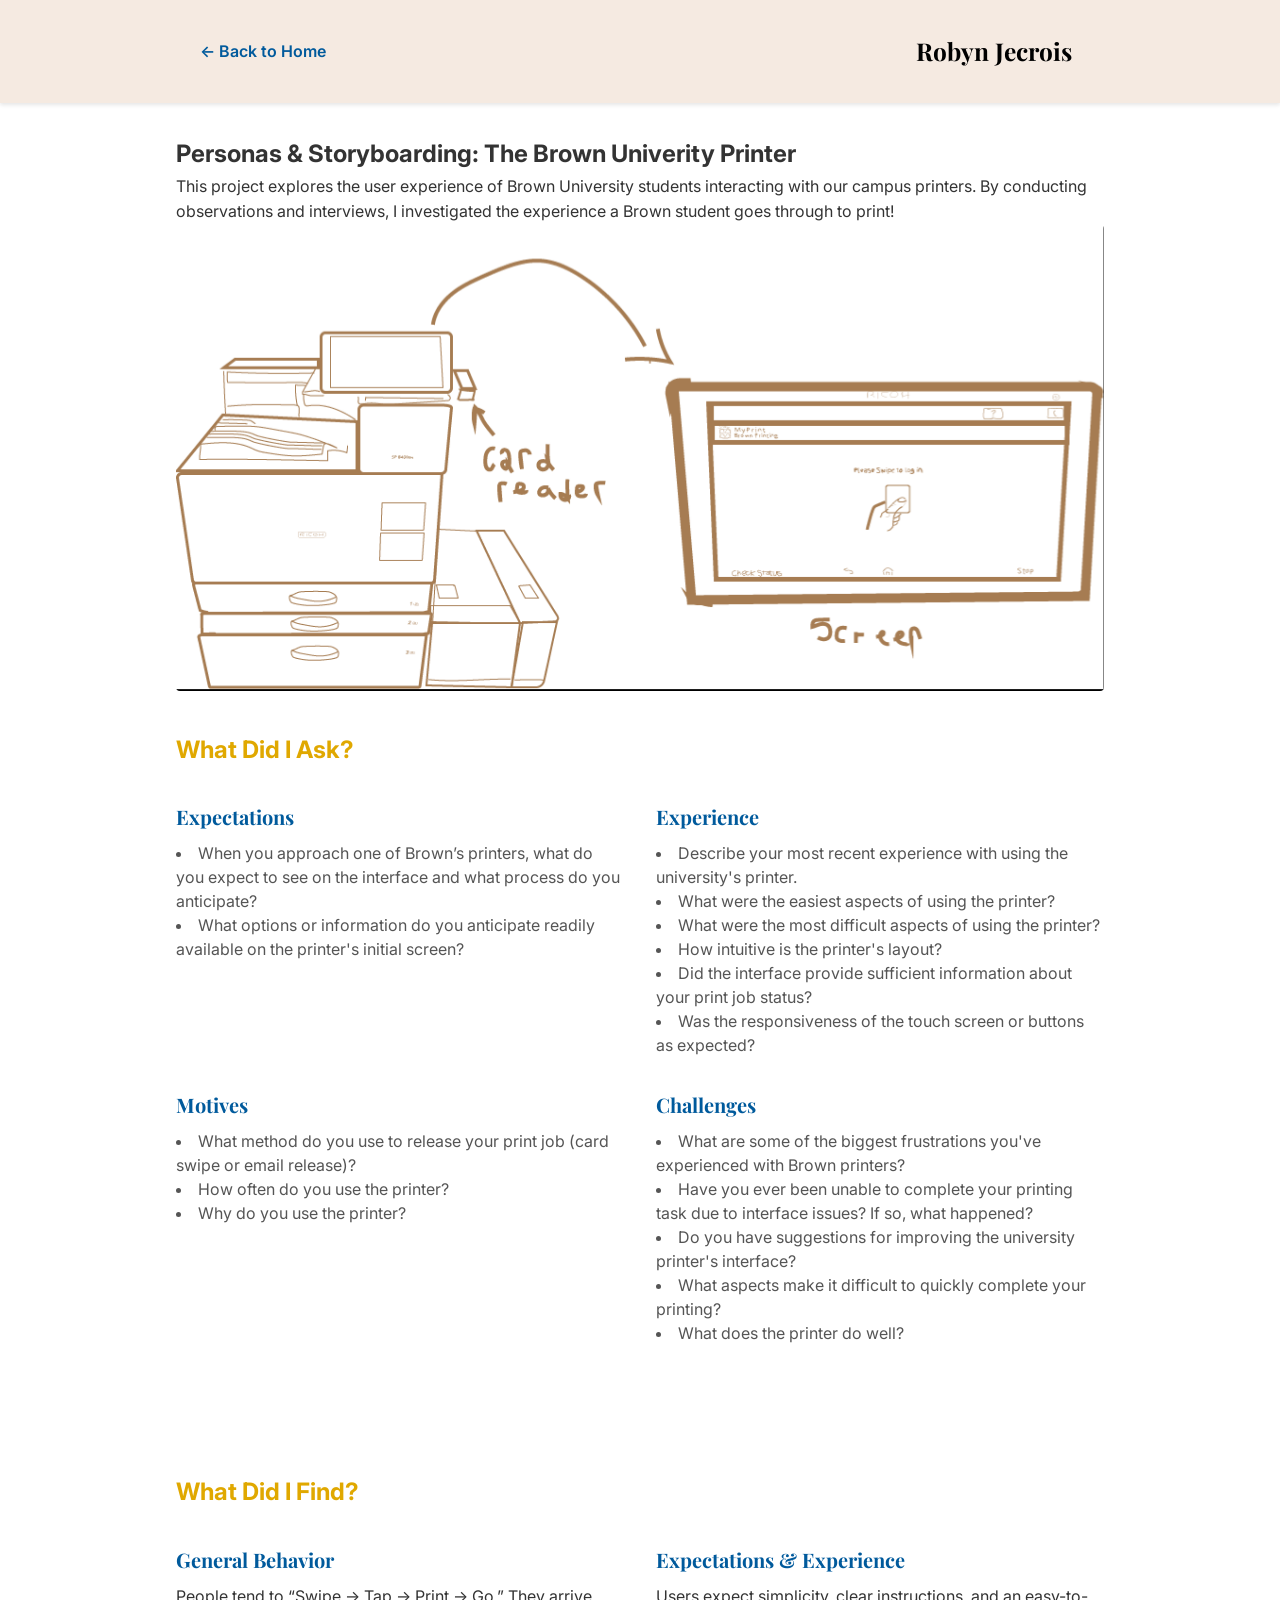
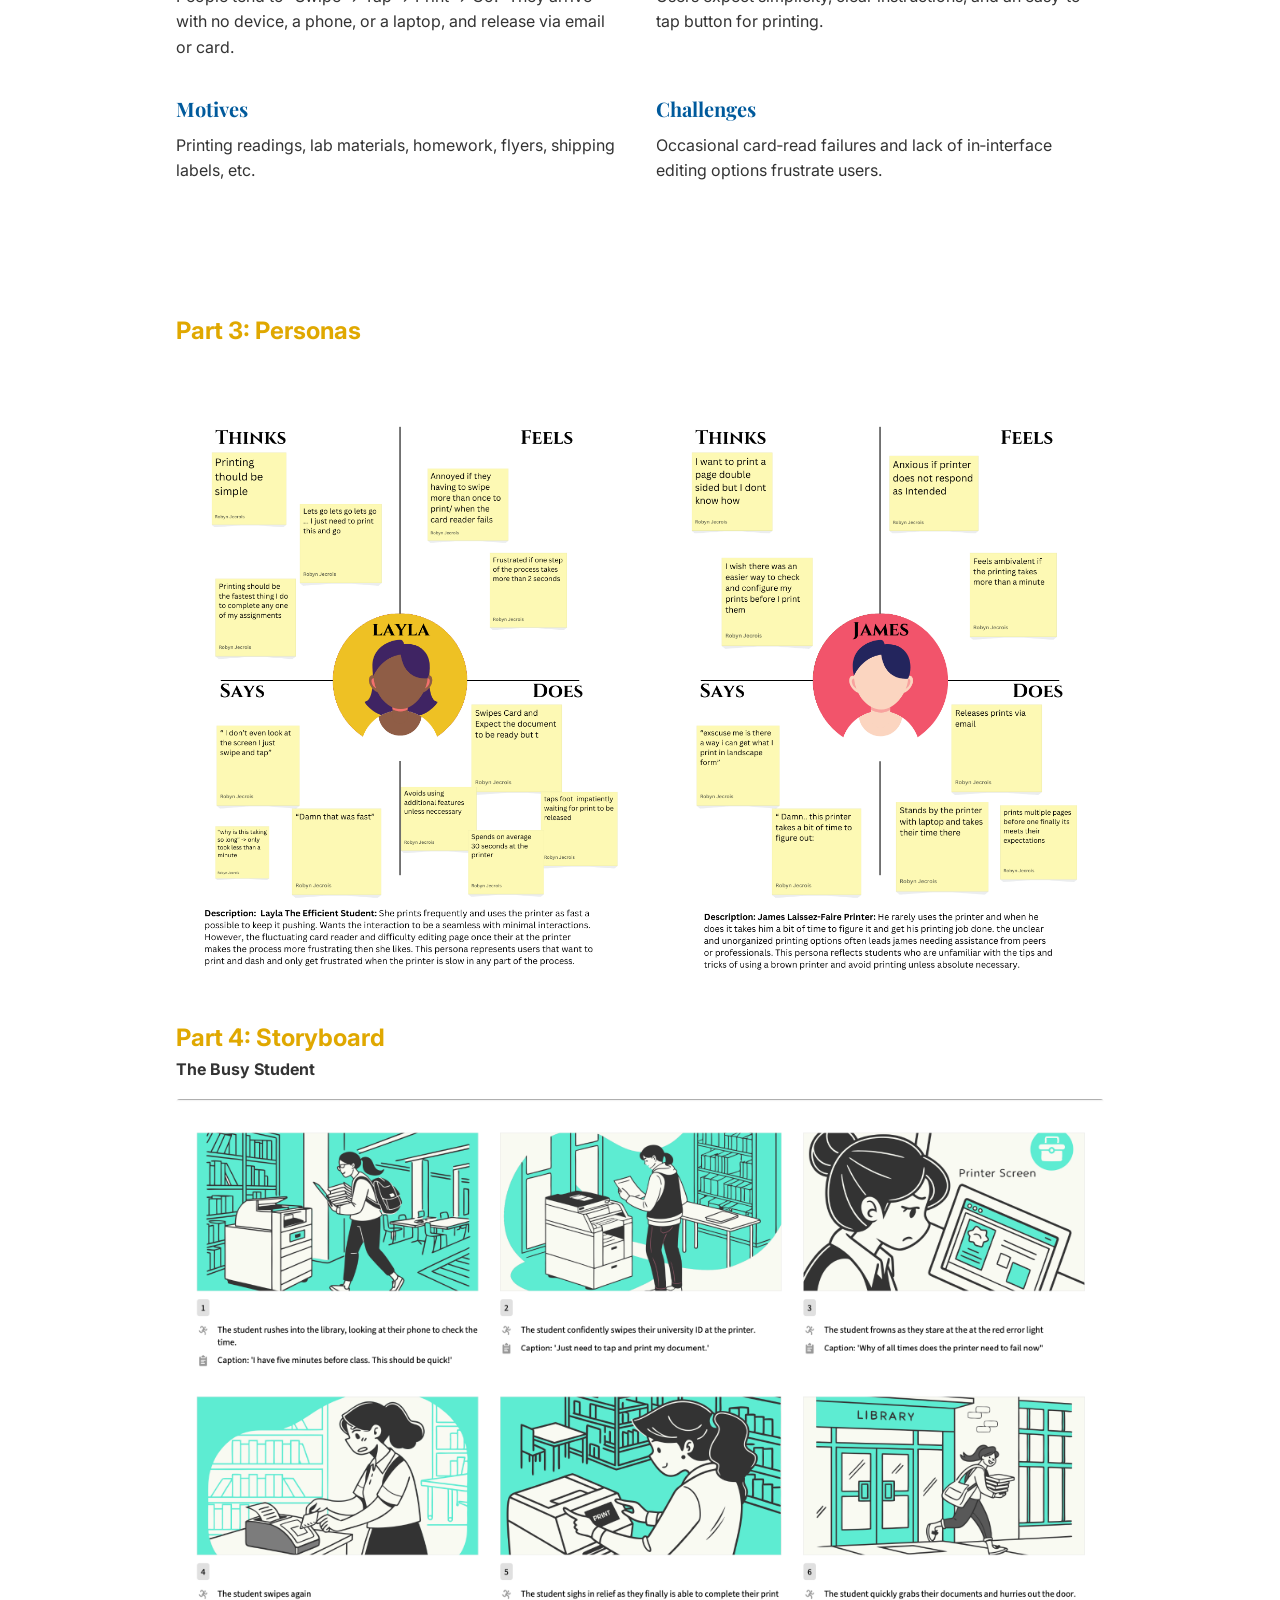
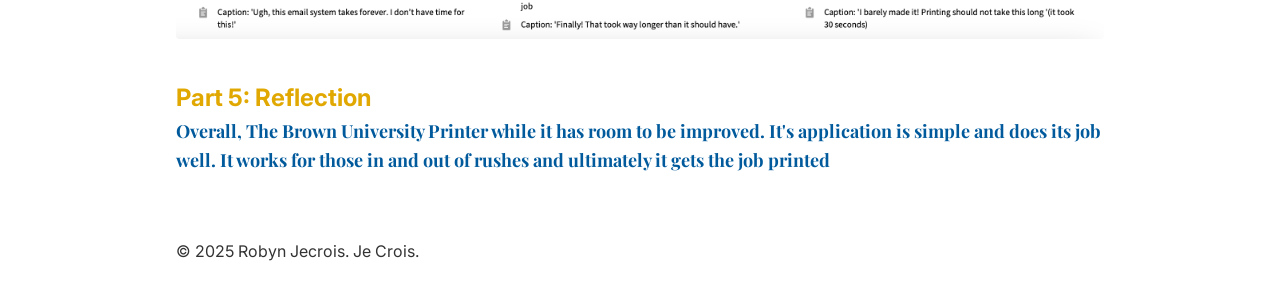
<file: index.html>
<!DOCTYPE html>
<html lang="en">
  <head>
    <meta charset="UTF-8" />
    <meta name="viewport" content="width=device-width, initial-scale=1.0" />
    <title>Personas & Storyboarding | Robyn Jecrois Portfolio</title>
    <!-- Google Fonts -->
    <link
      href="https://fonts.googleapis.com/css2?family=Inter:wght@400;600&family=Playfair+Display:wght@700&display=swap"
      rel="stylesheet"
    />
    <!-- Main Portfolio Styles -->
    <link rel="stylesheet" href="styles.css" />
    <!-- Project-specific Styles -->
    <!-- Project-specific Styles -->
    <link rel="stylesheet" href="printer.css" />
  </head>
  <body>
    <!-- Header/Nav (same as portfolio) -->
    <header>
      <nav class="container">
        <a href="https://robynno.github.io/portfolio-website/" class="back-link">&larr; Back to Home</a>

        <a href="index.html" class="logo">Robyn Jecrois</a>
      </nav>
    </header>

    <main class="container project-detail">
      <h2>Personas &amp; Storyboarding: The Brown Univerity Printer</h2>
      <p>
        This project explores the user experience of Brown University students
        interacting with our campus printers. By conducting observations and
        interviews, I investigated the experience a Brown student goes through
        to print!
      </p>
      <figure>
        <img
          src="img/port-sketch.png"
          alt="Output cues comparison"
          class="project-image"
        />
      </figure>

      <!-- What Did I Ask Section -->
      <h3>What Did I Ask?</h3>
      <div class="questions-grid">
        <div>
          <h4>Expectations</h4>
          <ul>
            <li>
              When you approach one of Brown’s printers, what do you expect to
              see on the interface and what process do you anticipate?
            </li>
            <li>
              What options or information do you anticipate readily available on
              the printer's initial screen?
            </li>
          </ul>
        </div>
        <div>
          <h4>Experience</h4>
          <ul>
            <li>
              Describe your most recent experience with using the university's
              printer.
            </li>
            <li>What were the easiest aspects of using the printer?</li>
            <li>What were the most difficult aspects of using the printer?</li>
            <li>How intuitive is the printer's layout?</li>
            <li>
              Did the interface provide sufficient information about your print
              job status?
            </li>
            <li>
              Was the responsiveness of the touch screen or buttons as expected?
            </li>
          </ul>
        </div>
        <div>
          <h4>Motives</h4>
          <ul>
            <li>
              What method do you use to release your print job (card swipe or
              email release)?
            </li>
            <li>How often do you use the printer?</li>
            <li>Why do you use the printer?</li>
          </ul>
        </div>
        <div>
          <h4>Challenges</h4>
          <ul>
            <li>
              What are some of the biggest frustrations you've experienced with
              Brown printers?
            </li>
            <li>
              Have you ever been unable to complete your printing task due to
              interface issues? If so, what happened?
            </li>
            <li>
              Do you have suggestions for improving the university printer's
              interface?
            </li>
            <li>
              What aspects make it difficult to quickly complete your printing?
            </li>
            <li>What does the printer do well?</li>
          </ul>
        </div>
      </div>

      <!-- Findings Section -->
      <section id="findings">
        <h3>What Did I Find?</h3>
        <div class="questions-grid">
          <div>
            <h4>General Behavior</h4>
            <p>
              People tend to “Swipe → Tap → Print → Go.” They arrive with no
              device, a phone, or a laptop, and release via email or card.
            </p>
          </div>
          <div>
            <h4>Expectations &amp; Experience</h4>
            <p>
              Users expect simplicity, clear instructions, and an easy-to-tap
              button for printing.
            </p>
          </div>
          <div>
            <h4>Motives</h4>
            <p>
              Printing readings, lab materials, homework, flyers, shipping
              labels, etc.
            </p>
          </div>
          <div>
            <h4>Challenges</h4>
            <p>
              Occasional card‐read failures and lack of in‐interface editing
              options frustrate users.
            </p>
          </div>
        </div>
      </section>

      <!-- Part 3 -->
      <h3>Part 3: Personas</h3>
      <div class="questions-grid">
        <figure>
          <img
            src="img/layla.png"
            alt="Output cues comparison"
            class="project-image"
          />
        </figure>
        <figure>
          <img
            src="img/james.png"
            alt="Output cues comparison"
            class="project-image"
          />
        </figure>
      </div>

      <!-- Part 4 -->
      <h3>Part 4: Storyboard</h3>
      <p><strong>The Busy Student</strong></p>
      <div class="storyboard">
        <figure>
          <img
            src="img/story.png"
            alt="Output cues comparison"
            class="project-image"
          />
        </figure>
      </div>

      <!-- Part 5 -->
      <h3>Part 5: Reflection</h3>
      <div class="reflection">
        <h4>
          Overall, The Brown University Printer while it has room to be
          improved. It's application is simple and does its job well. It works
          for those in and out of rushes and ultimately it gets the job printed
        </h4>
      </div>
    </main>

    <!-- Footer (same as portfolio) -->
    <footer>
      <div class="container">
        <p>&copy; 2025 Robyn Jecrois. Je Crois.</p>
      </div>
    </footer>
  </body>
</html>
</file>
<file: styles.css>
/* styles.css */

/* Color Palette */
:root {
  --neutral-sand: #f5eae1;
  --neutral-clay: #d8c3a5;
  --neutral-blush: #ffe5e5;
  --accent-blue: #005a9c;
  --accent-gold: #e0a800;
  --bg-light: #ffffff;

  /* Typography */
  --font-body: "Inter", sans-serif;
  --font-heading: "Playfair Display", serif;
}

.highlight {
  color: #005a9c;
  font-weight: 400;
  font-size: larger;
  text-decoration: underline;
}

.bubble {
  font-weight: 600;
  color: var(--accent-blue);
}

* {
  box-sizing: border-box;
  margin: 0;
  padding: 0;
}

html {
  scroll-behavior: smooth;
}

body {
  font-family: var(--font-body);
  background-color: var(--bg-light);
  color: #333;
  line-height: 1.6;
}

/* Utility */
.container {
  max-width: 960px;
  margin: 0 auto;
  padding: 2rem 1rem;
}

.btn {
  display: inline-block;
  padding: 0.75rem 1.5rem;
  text-decoration: none;
  border-radius: 9999px;
  font-weight: 600;
}

.btn-primary {
  background-color: var(--accent-blue);
  color: #fff;
}

.btn-primary:hover {
  background-color: #004080;
}

header {
  background: var(--neutral-sand);
  position: sticky;
  top: 0;
  z-index: 10;
  box-shadow: 0 2px 4px rgba(0, 0, 0, 0.1);
}

nav {
  display: flex;
  justify-content: space-between;
  align-items: center;
  padding: 1rem;
}
nav .logo {
  font-family: var(
    --font-heading
  ); 
  font-size: 1.53rem; 
  font-weight: 700; 
  color: black; 
}

nav a {
  margin-left: 1.5rem;
  color: #333;
  font-weight: 500;
  text-decoration: none;
}

nav a:hover {
  color: var(--accent-blue);
  background: var(--hover-highlight);
  transform: translateY(-2px);
  text-decoration: underline;
}

section {
  padding: 4rem 0;
}

#hero {
  text-align: center;
  background: var(--neutral-blush);
}

#hero h1 {
  font-family: var(--font-heading);
  font-size: 2.5rem;
  margin-bottom: 1rem;
  color: var(--accent-blue);
}

#hero p {
  font-size: 1.125rem;
  margin-bottom: 2rem;
}


#home.hero {
  text-align: center;
  background: var(--neutral-blush);
  padding: 6rem 0;
}

#home.hero h1 {
  font-family: var(--font-heading);
  font-size: 3rem;
  margin-bottom: 1rem;
  color: var(--accent-blue);
}

#home.hero p {
  font-size: 1.25rem;
  max-width: 600px;
  margin: 0 auto 2rem;
  line-height: 1.5;
  color: #333;
}

#home.hero .btn-primary {
  font-size: 1rem;
  padding: 0.75rem 2rem;
}
.about-section .container {
  display: flex;
  flex-direction: column;
  align-items: center;
  gap: 2rem;
}
.experience-section .container {
  display: flex;
  flex-direction: column; 
  align-items: center; 
  gap: 2rem; 
}

@media (min-width: 768px) {
  .about-section .container {
    flex-direction: row;
    align-items: flex-start;
  }
  .about-image {
    flex: 0 0 40%; 
  }
  .about-text {
    flex: 1;
  }
}

.about-image {
  display: block;  
  max-width: 300px; 
  height: auto; 
  object-fit: cover; 
  margin: 0 auto 2rem; 
  border-radius: 8px;
}

#about h2,
#projects h2,
#experience h2,
#contact h2 {
  font-family: var(--font-heading);
  font-size: 2rem;
  margin-bottom: 1rem;
  color: var(--accent-gold);
}

#projects .card {
  border: 1px solid #ddd;
  border-radius: 8px;
  padding: 1.5rem;
  margin-bottom: 2rem;
  background: #f5eae1;
}

#projects .tags {
  margin-top: 0.5rem;
}

.projects-grid {
  display: grid;
  grid-template-columns: repeat(2, 1fr);
  gap: 2rem; 
  margin-top: 1.5rem;
}


.card {

  aspect-ratio: 1 / 1;

 
  background-color: #fff;
  border: 1px solid #e0e0e0;
  border-radius: 8px;
  padding: 1.5rem;

 
  display: flex;
  flex-direction: column;
  justify-content: space-between;
}


.card h3 {
  margin-top: 0;
}

.card .tags {
  margin-top: auto;
}

#projects .tag {
  display: inline-block;
  background: var(--accent-blue);
  color: #fff;
  border-radius: 4px;
  padding: 0.25rem 0.5rem;
  font-size: 0.875rem;
  margin-right: 0.5rem;
}

form {
  display: grid;
  gap: 1rem;
}

input,
textarea {
  width: 100%;
  padding: 0.75rem;
  border: 1px solid #ccc;
  border-radius: 4px;
  font-family: var(--font-body);
}

textarea {
  min-height: 120px;
  resize: vertical;
}
/* Timeline */
#timeline {
  position: relative;
  padding: 100px 0;
}
#timeline::before {
  content: "";
  background: var(--neutral-clay); 
  width: 5px;
  height: 95%;
  position: absolute;
  left: 50%;
  transform: translateX(-50%);
}

/* each item wrapper */
#timeline .timeline-item {
  width: 100%;
  margin-bottom: 70px;
  position: relative;
}


#timeline .timeline-img {
  width: 30px;
  height: 30px;
  background: var(--accent-blue); 
  border-radius: 50%;
  position: absolute;
  left: 50%;
  margin-top: 25px;
  transform: translateX(-50%);
}


#timeline .timeline-content {
  position: relative;
  width: 45%;
  padding: 20px 30px;
  background: var(--bg-light);
  border-radius: 4px;
  box-shadow: 0 20px 25px -15px rgba(0, 0, 0, 0.1);
}
#timeline .timeline-item:nth-child(even) .timeline-content {
  float: right;
}
#timeline .timeline-item:nth-child(odd) .timeline-content {
  float: left;
}

#timeline .timeline-content::after {
  content: "";
  position: absolute;
  top: 30px;
  border-style: solid;
}
#timeline .timeline-item:nth-child(odd) .timeline-content::after {
  right: -15px;
  border-width: 10px 0 10px 15px;
  border-color: transparent transparent transparent var(--bg-light);
}
#timeline .timeline-item:nth-child(even) .timeline-content::after {
  left: -15px;
  border-width: 10px 15px 10px 0;
  border-color: transparent var(--bg-light) transparent transparent;
}


@media (max-width: 768px) {
  #timeline::before {
    left: 20px;
  }
  #timeline .timeline-img {
    left: 20px;
  }
  #timeline .timeline-content {
    width: auto;
    margin-left: 70px;
    float: none !important;
  }
}
header nav .nav-links {
  margin-left: auto;
  display: flex;
  gap: 1.5rem; 
}

header nav .back-link {
  font-family: var(--font-body);
  color: var(--accent-blue);
  text-decoration: none;
  font-weight: 600;
  margin-right: 1.5rem;
}
header nav .back-link:hover {
  text-decoration: underline;
}

header nav .logo {
  margin-right: 2rem;
}
</file>
<file: printer.css>
project-detail h2 {
  font-family: "Playfair Display", serif;
  font-size: 7rem;
  color: #e0a800;
  margin-bottom: 0.5rem;
}
.project-detail h3 {
  font-size: 1.5rem;
  margin-top: 2rem;
  color: #e0a800;
}
.project-image {
  width: 100%;
  height: auto;
  border-radius: 4px;
}
.empathy-map {
  display: grid;
  grid-template-columns: 1fr 1fr;
  gap: 1rem;
  margin: 1rem 0;
}
.empathy-map .quadrant {
  border: 1px solid #ccc;
  padding: 1rem;
  border-radius: 4px;
}
.storyboard {
  display: grid;
  grid-template-columns: repeat(auto-fit, minmax(150px, 1fr));
  gap: 1rem;
  margin: 1rem 0;
}
.storyboard figure {
  text-align: center;
}
.storyboard img {
  width: 100%;
  height: auto;
  border-radius: 4px;
}

/* Questions Grid */
.questions-grid {
  display: grid;
  grid-template-columns: repeat(2, 1fr);
  gap: 2rem;
  margin: 2rem 0;
}
.questions-grid h4 {
  font-family: var(--font-heading);
  font-size: 1.25rem;
  color: var(--accent-blue);
  margin-bottom: 0.5rem;
}
.questions-grid ul {
  list-style: disc inside;
  color: #555;
  line-height: 1.5;
}
.reflection h4 {
  color: var(--accent-blue);
  font-family: var(--font-heading);
  font-size: large;
}
</file>
